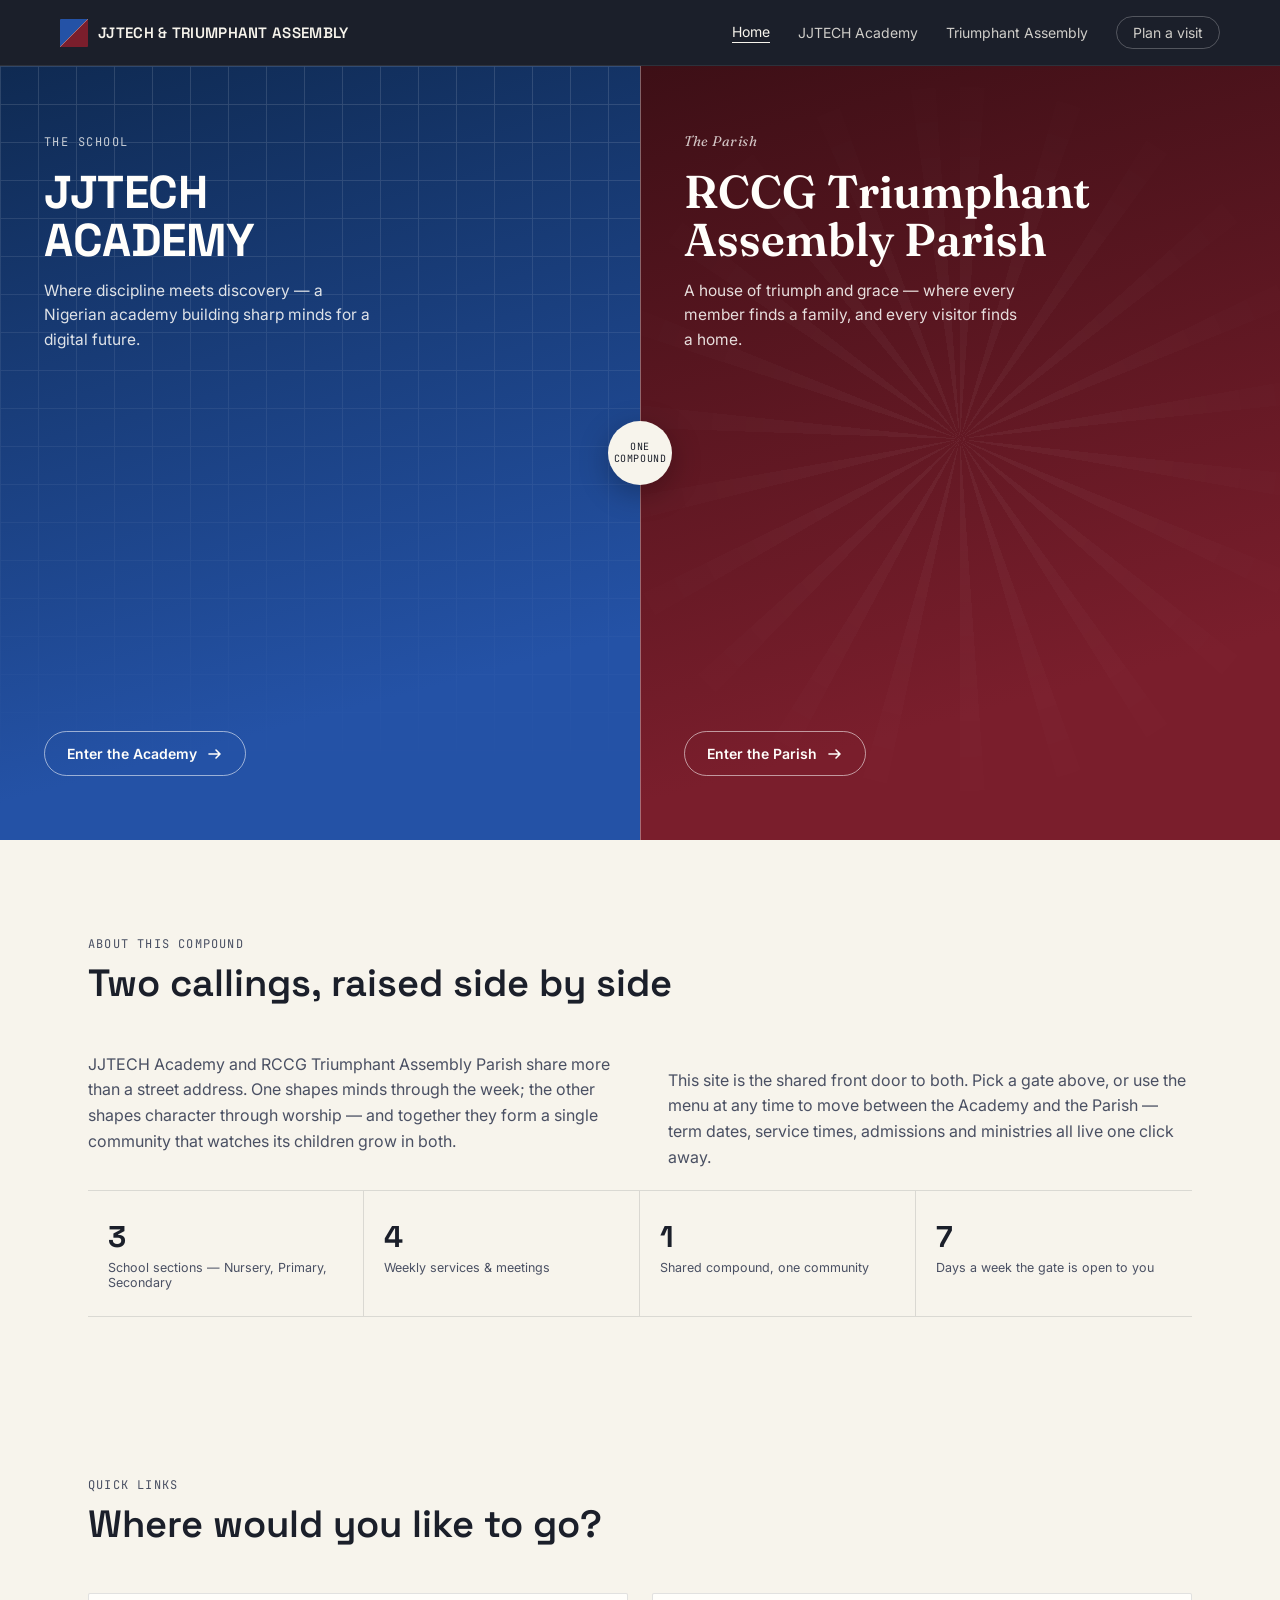
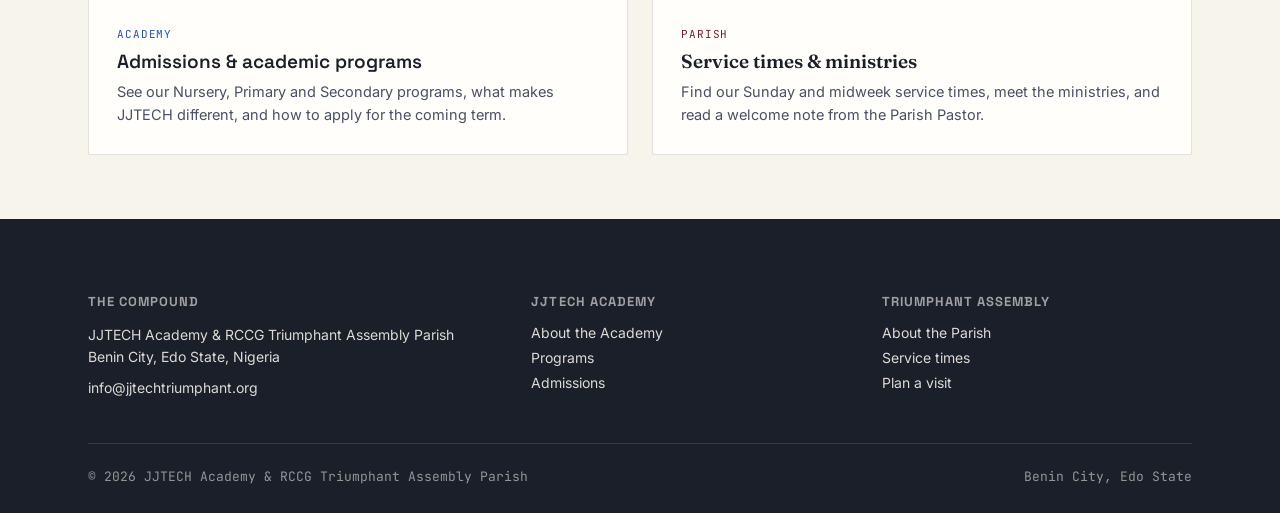
<file: index.html>
<!DOCTYPE html>
<html lang="en">
<head>
<meta charset="UTF-8">
<meta name="viewport" content="width=device-width, initial-scale=1.0">
<title>JJTECH Academy & RCCG Triumphant Assembly Parish</title>
<meta name="description" content="One compound, two callings — JJTECH Academy and RCCG Triumphant Assembly Parish.">
<link rel="stylesheet" href="styles.css">
</head>
<body>

<header class="shell-header">
  <div class="container shell-nav">
    <a href="index.html" class="shell-brand">
      <span class="mark"></span> JJTECH & TRIUMPHANT ASSEMBLY
    </a>
    <button class="nav-toggle" aria-label="Toggle menu" aria-expanded="false">&#9776;</button>
    <nav class="shell-links">
      <a href="index.html" class="current">Home</a>
      <a href="school.html">JJTECH Academy</a>
      <a href="church.html">Triumphant Assembly</a>
      <a href="church.html#contact" class="pill">Plan a visit</a>
    </nav>
  </div>
</header>

<main>

  <section class="threshold">
    <div class="gate-seam" aria-hidden="true"></div>
    <div class="threshold-mark" aria-hidden="true">ONE<br>COMPOUND</div>

    <a href="school.html" class="gate gate--academy" aria-label="Enter JJTECH Academy site">
      <div>
        <span class="gate-eyebrow">The School</span>
        <h1 class="gate-name">JJTECH<br>ACADEMY</h1>
        <p class="gate-tag">Where discipline meets discovery — a Nigerian academy building sharp minds for a digital future.</p>
      </div>
      <span class="gate-cta">Enter the Academy
        <svg width="16" height="16" viewBox="0 0 16 16" fill="none"><path d="M2 8h11M9 4l4 4-4 4" stroke="currentColor" stroke-width="1.6" stroke-linecap="round" stroke-linejoin="round"/></svg>
      </span>
    </a>

    <a href="church.html" class="gate gate--parish" aria-label="Enter RCCG Triumphant Assembly Parish site">
      <div>
        <span class="gate-eyebrow">The Parish</span>
        <h1 class="gate-name">RCCG Triumphant<br>Assembly Parish</h1>
        <p class="gate-tag">A house of triumph and grace — where every member finds a family, and every visitor finds a home.</p>
      </div>
      <span class="gate-cta">Enter the Parish
        <svg width="16" height="16" viewBox="0 0 16 16" fill="none"><path d="M2 8h11M9 4l4 4-4 4" stroke="currentColor" stroke-width="1.6" stroke-linecap="round" stroke-linejoin="round"/></svg>
      </span>
    </a>
  </section>

  <section class="section">
    <div class="container">
      <div class="section-head reveal">
        <span class="eyebrow">About this compound</span>
        <h2>Two callings, raised side by side</h2>
      </div>
      <div class="compound-copy reveal">
        <p>JJTECH Academy and RCCG Triumphant Assembly Parish share more than a street address. One shapes minds through the week; the other shapes character through worship — and together they form a single community that watches its children grow in both.</p>
        <p>This site is the shared front door to both. Pick a gate above, or use the menu at any time to move between the Academy and the Parish — term dates, service times, admissions and ministries all live one click away.</p>
      </div>

      <div class="stat-row reveal">
        <div class="stat"><div class="num">3</div><div class="lbl">School sections — Nursery, Primary, Secondary</div></div>
        <div class="stat"><div class="num">4</div><div class="lbl">Weekly services & meetings</div></div>
        <div class="stat"><div class="num">1</div><div class="lbl">Shared compound, one community</div></div>
        <div class="stat"><div class="num">7</div><div class="lbl">Days a week the gate is open to you</div></div>
      </div>
    </div>
  </section>

  <section class="section section--tight">
    <div class="container">
      <div class="section-head reveal">
        <span class="eyebrow">Quick links</span>
        <h2>Where would you like to go?</h2>
      </div>
      <div class="split-cards reveal">
        <a href="school.html" class="mini-card mini-card--academy">
          <span class="tag">Academy</span>
          <h3>Admissions & academic programs</h3>
          <p>See our Nursery, Primary and Secondary programs, what makes JJTECH different, and how to apply for the coming term.</p>
        </a>
        <a href="church.html" class="mini-card mini-card--parish">
          <span class="tag">Parish</span>
          <h3>Service times & ministries</h3>
          <p>Find our Sunday and midweek service times, meet the ministries, and read a welcome note from the Parish Pastor.</p>
        </a>
      </div>
    </div>
  </section>

</main>

<footer class="shell-footer">
  <div class="container">
    <div class="footer-grid">
      <div>
        <h4>The compound</h4>
        <p>JJTECH Academy & RCCG Triumphant Assembly Parish<br>Benin City, Edo State, Nigeria</p>
        <p>info@jjtechtriumphant.org</p>
      </div>
      <div>
        <h4>JJTECH Academy</h4>
        <a href="school.html">About the Academy</a>
        <a href="school.html#programs">Programs</a>
        <a href="school.html#contact">Admissions</a>
      </div>
      <div>
        <h4>Triumphant Assembly</h4>
        <a href="church.html">About the Parish</a>
        <a href="church.html#services">Service times</a>
        <a href="church.html#contact">Plan a visit</a>
      </div>
    </div>
    <div class="footer-bottom">
      <span>&copy; <span id="year"></span> JJTECH Academy & RCCG Triumphant Assembly Parish</span>
      <span>Benin City, Edo State</span>
    </div>
  </div>
</footer>

<script src="script.js"></script>
</body>
</html>
</file>
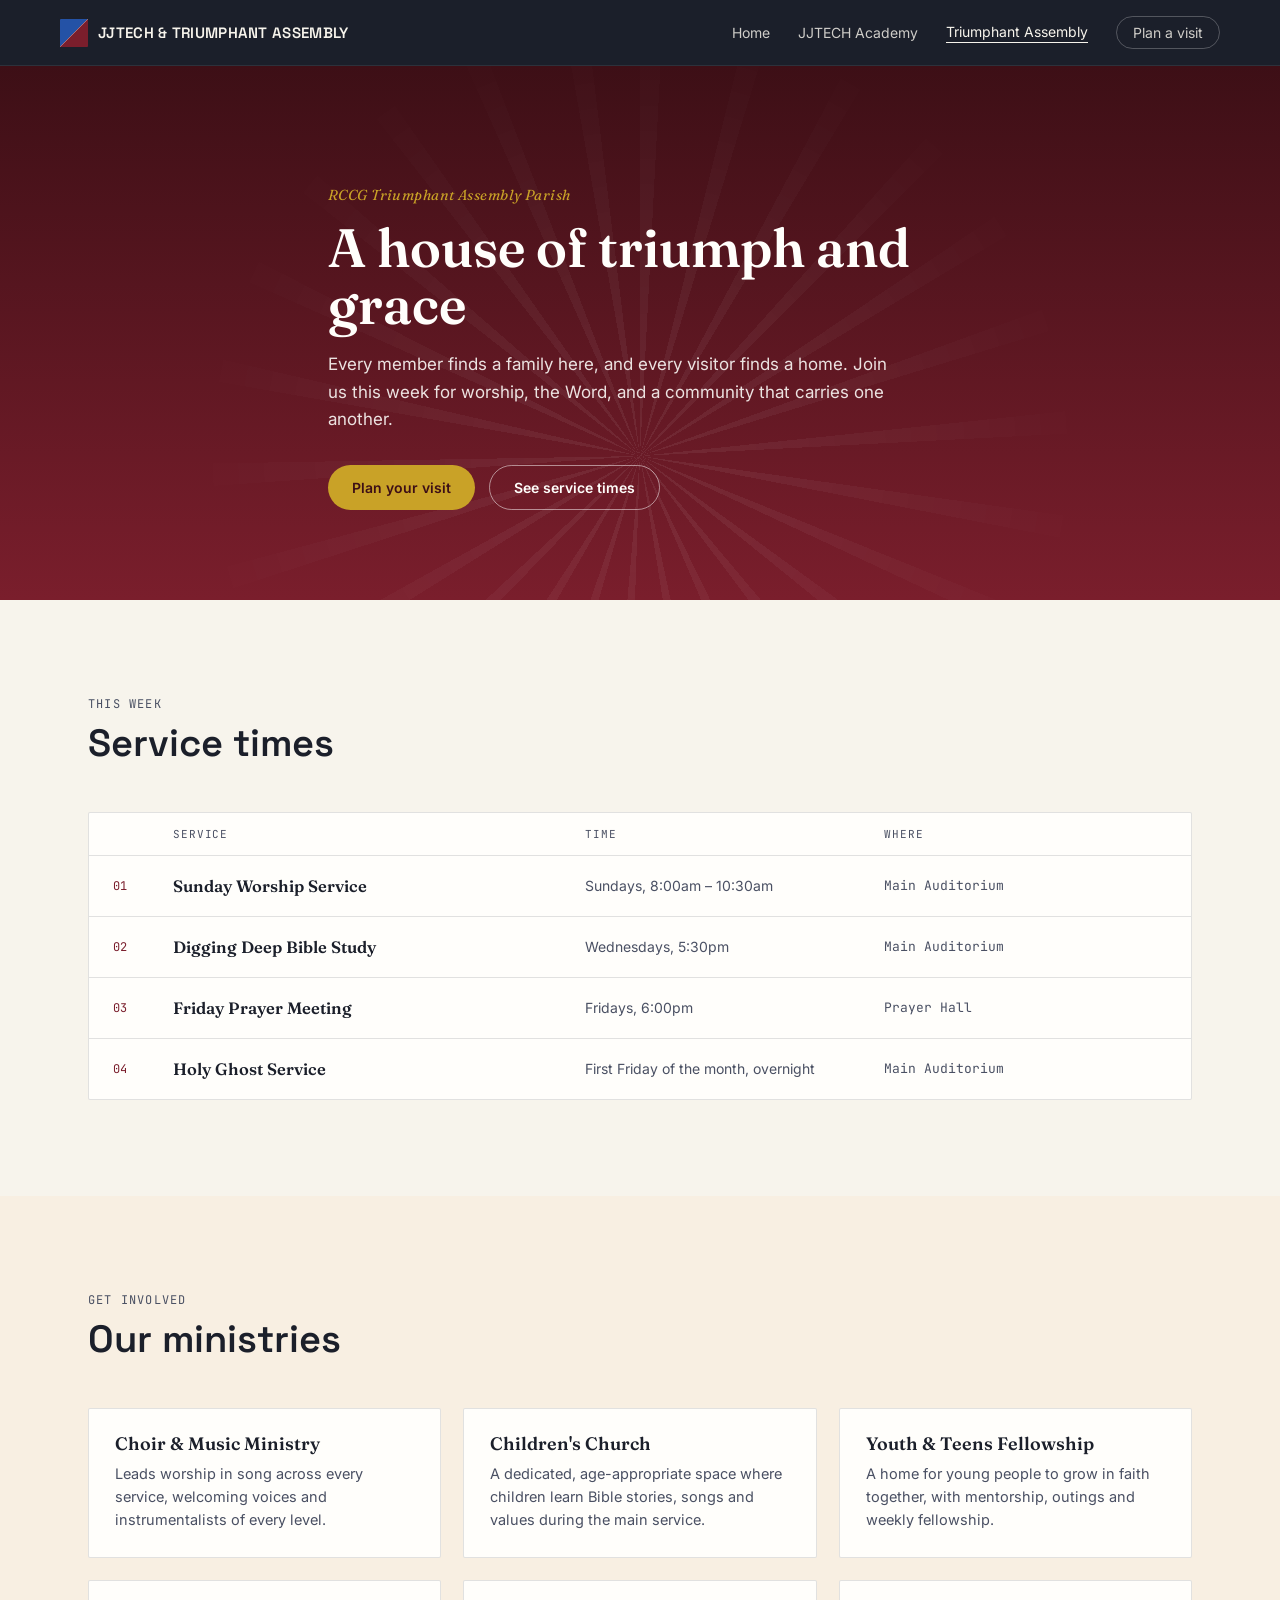
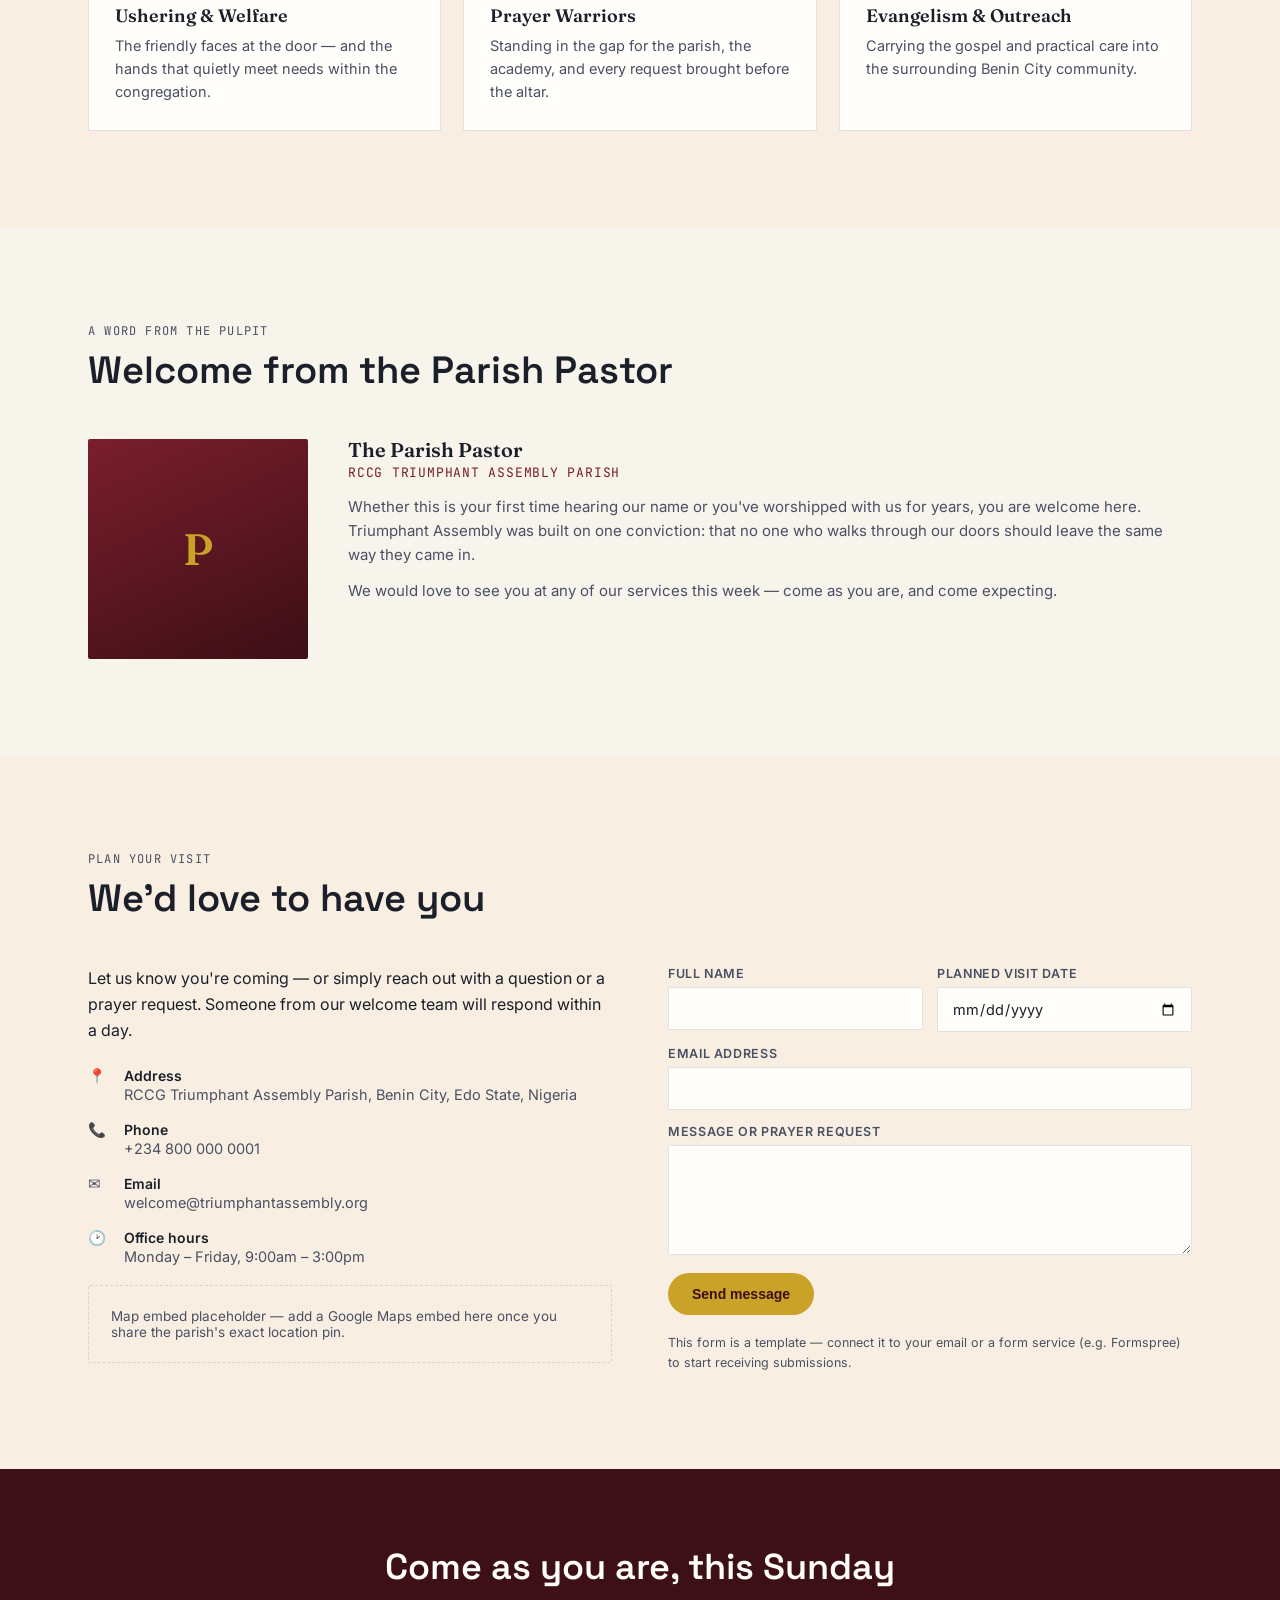
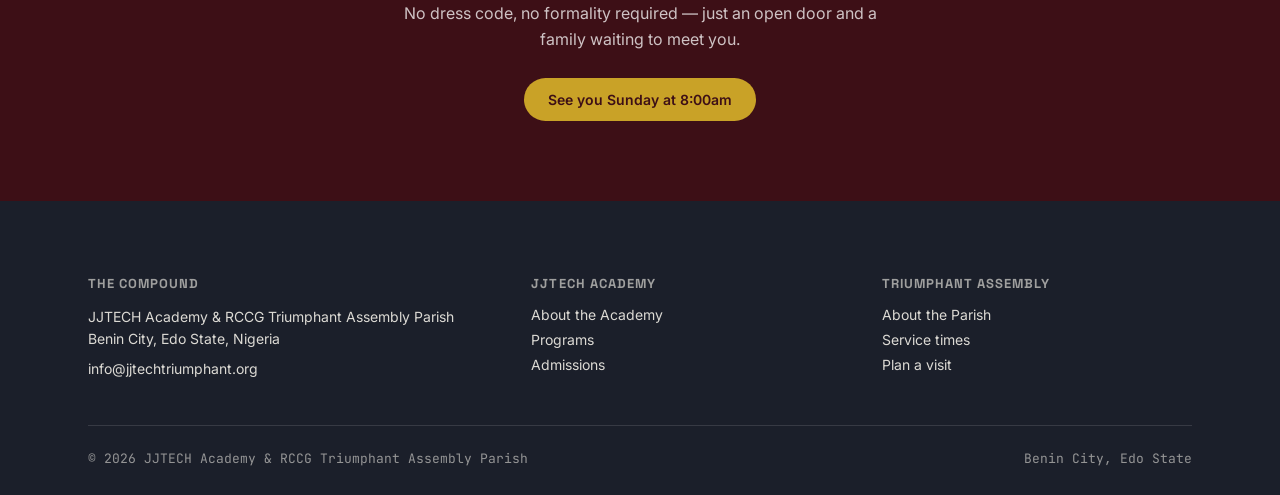
<file: church.html>
<!DOCTYPE html>
<html lang="en">
<head>
<meta charset="UTF-8">
<meta name="viewport" content="width=device-width, initial-scale=1.0">
<title>RCCG Triumphant Assembly Parish — Service Times & Ministries</title>
<meta name="description" content="RCCG Triumphant Assembly Parish — a house of triumph and grace in Benin City, Edo State.">
<link rel="stylesheet" href="styles.css">
</head>
<body>

<header class="shell-header">
  <div class="container shell-nav">
    <a href="index.html" class="shell-brand">
      <span class="mark"></span> JJTECH & TRIUMPHANT ASSEMBLY
    </a>
    <button class="nav-toggle" aria-label="Toggle menu" aria-expanded="false">&#9776;</button>
    <nav class="shell-links">
      <a href="index.html">Home</a>
      <a href="school.html">JJTECH Academy</a>
      <a href="church.html" class="current">Triumphant Assembly</a>
      <a href="#contact" class="pill">Plan a visit</a>
    </nav>
  </div>
</header>

<main>

  <section class="hero-parish">
    <div class="container hero-inner">
      <span class="eyebrow">RCCG Triumphant Assembly Parish</span>
      <h1>A house of triumph and grace</h1>
      <p class="lede">Every member finds a family here, and every visitor finds a home. Join us this week for worship, the Word, and a community that carries one another.</p>
      <div class="hero-buttons">
        <a href="#contact" class="btn btn-solid-parish">Plan your visit</a>
        <a href="#services" class="btn btn-outline">See service times</a>
      </div>
    </div>
  </section>

  <section class="section" id="services">
    <div class="container">
      <div class="section-head reveal">
        <span class="eyebrow">This week</span>
        <h2>Service times</h2>
      </div>
      <div class="service-times reveal">
        <div class="service-head">
          <span></span><span>Service</span><span>Time</span><span>Where</span>
        </div>
        <div class="service-row">
          <span class="idx">01</span>
          <span class="name">Sunday Worship Service</span>
          <span class="when">Sundays, 8:00am – 10:30am</span>
          <span class="where">Main Auditorium</span>
        </div>
        <div class="service-row">
          <span class="idx">02</span>
          <span class="name">Digging Deep Bible Study</span>
          <span class="when">Wednesdays, 5:30pm</span>
          <span class="where">Main Auditorium</span>
        </div>
        <div class="service-row">
          <span class="idx">03</span>
          <span class="name">Friday Prayer Meeting</span>
          <span class="when">Fridays, 6:00pm</span>
          <span class="where">Prayer Hall</span>
        </div>
        <div class="service-row">
          <span class="idx">04</span>
          <span class="name">Holy Ghost Service</span>
          <span class="when">First Friday of the month, overnight</span>
          <span class="where">Main Auditorium</span>
        </div>
      </div>
    </div>
  </section>

  <section class="section band-parish">
    <div class="container">
      <div class="section-head reveal">
        <span class="eyebrow">Get involved</span>
        <h2>Our ministries</h2>
      </div>
      <div class="ministries-grid reveal">
        <div class="ministry-card">
          <h3>Choir & Music Ministry</h3>
          <p>Leads worship in song across every service, welcoming voices and instrumentalists of every level.</p>
        </div>
        <div class="ministry-card">
          <h3>Children's Church</h3>
          <p>A dedicated, age-appropriate space where children learn Bible stories, songs and values during the main service.</p>
        </div>
        <div class="ministry-card">
          <h3>Youth & Teens Fellowship</h3>
          <p>A home for young people to grow in faith together, with mentorship, outings and weekly fellowship.</p>
        </div>
        <div class="ministry-card">
          <h3>Ushering & Welfare</h3>
          <p>The friendly faces at the door — and the hands that quietly meet needs within the congregation.</p>
        </div>
        <div class="ministry-card">
          <h3>Prayer Warriors</h3>
          <p>Standing in the gap for the parish, the academy, and every request brought before the altar.</p>
        </div>
        <div class="ministry-card">
          <h3>Evangelism & Outreach</h3>
          <p>Carrying the gospel and practical care into the surrounding Benin City community.</p>
        </div>
      </div>
    </div>
  </section>

  <section class="section">
    <div class="container">
      <div class="section-head reveal">
        <span class="eyebrow">A word from the pulpit</span>
        <h2>Welcome from the Parish Pastor</h2>
      </div>
      <div class="pastor-block reveal">
        <div class="pastor-photo">P</div>
        <div>
          <h3>The Parish Pastor</h3>
          <span class="role">RCCG Triumphant Assembly Parish</span>
          <p>Whether this is your first time hearing our name or you've worshipped with us for years, you are welcome here. Triumphant Assembly was built on one conviction: that no one who walks through our doors should leave the same way they came in.</p>
          <p>We would love to see you at any of our services this week — come as you are, and come expecting.</p>
        </div>
      </div>
    </div>
  </section>

  <section class="section band-parish" id="contact">
    <div class="container">
      <div class="section-head reveal">
        <span class="eyebrow">Plan your visit</span>
        <h2>We'd love to have you</h2>
      </div>
      <div class="contact-grid reveal">
        <div>
          <p>Let us know you're coming — or simply reach out with a question or a prayer request. Someone from our welcome team will respond within a day.</p>
          <ul class="info-list">
            <li><span>&#128205;</span><div><strong>Address</strong>RCCG Triumphant Assembly Parish, Benin City, Edo State, Nigeria</div></li>
            <li><span>&#128222;</span><div><strong>Phone</strong>+234 800 000 0001</div></li>
            <li><span>&#9993;</span><div><strong>Email</strong>welcome@triumphantassembly.org</div></li>
            <li><span>&#128337;</span><div><strong>Office hours</strong>Monday – Friday, 9:00am – 3:00pm</div></li>
          </ul>
          <div class="map-note">Map embed placeholder — add a Google Maps embed here once you share the parish's exact location pin.</div>
        </div>
        <form class="contact-form" action="#" method="post">
          <div class="row-2">
            <div>
              <label for="visitor-name">Full name</label>
              <input id="visitor-name" name="visitor-name" type="text" required>
            </div>
            <div>
              <label for="visit-date">Planned visit date</label>
              <input id="visit-date" name="visit-date" type="date">
            </div>
          </div>
          <div>
            <label for="church-email">Email address</label>
            <input id="church-email" name="email" type="email" required>
          </div>
          <div>
            <label for="church-message">Message or prayer request</label>
            <textarea id="church-message" name="message"></textarea>
          </div>
          <button type="submit" class="btn btn-solid-parish" style="justify-self:start;border:none;cursor:pointer;">Send message</button>
          <p class="form-note">This form is a template — connect it to your email or a form service (e.g. Formspree) to start receiving submissions.</p>
        </form>
      </div>
    </div>
  </section>

  <section class="cta-band parish">
    <div class="container">
      <h2>Come as you are, this Sunday</h2>
      <p>No dress code, no formality required — just an open door and a family waiting to meet you.</p>
      <a href="#services" class="btn btn-solid-parish">See you Sunday at 8:00am</a>
    </div>
  </section>

</main>

<footer class="shell-footer">
  <div class="container">
    <div class="footer-grid">
      <div>
        <h4>The compound</h4>
        <p>JJTECH Academy & RCCG Triumphant Assembly Parish<br>Benin City, Edo State, Nigeria</p>
        <p>info@jjtechtriumphant.org</p>
      </div>
      <div>
        <h4>JJTECH Academy</h4>
        <a href="school.html">About the Academy</a>
        <a href="school.html#programs">Programs</a>
        <a href="school.html#contact">Admissions</a>
      </div>
      <div>
        <h4>Triumphant Assembly</h4>
        <a href="church.html">About the Parish</a>
        <a href="church.html#services">Service times</a>
        <a href="church.html#contact">Plan a visit</a>
      </div>
    </div>
    <div class="footer-bottom">
      <span>&copy; <span id="year"></span> JJTECH Academy & RCCG Triumphant Assembly Parish</span>
      <span>Benin City, Edo State</span>
    </div>
  </div>
</footer>

<script src="script.js"></script>
</body>
</html>
</file>
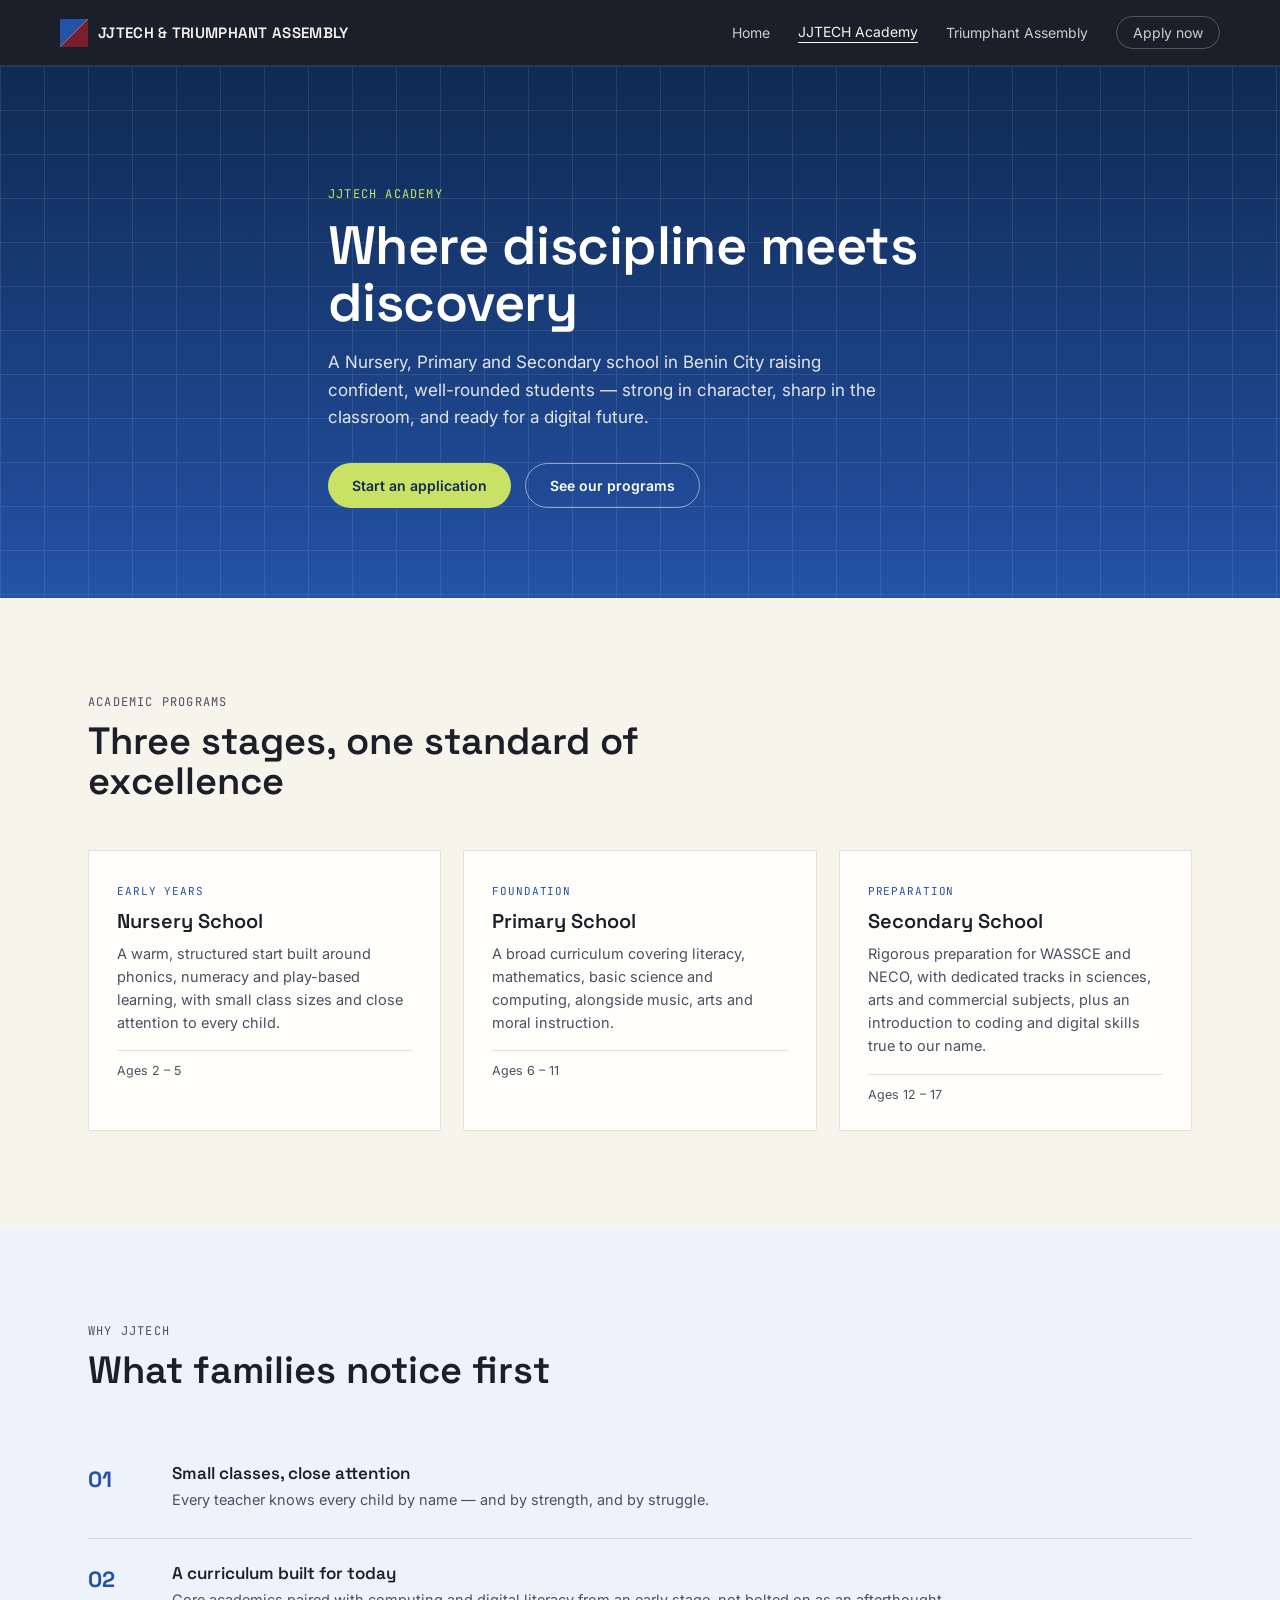
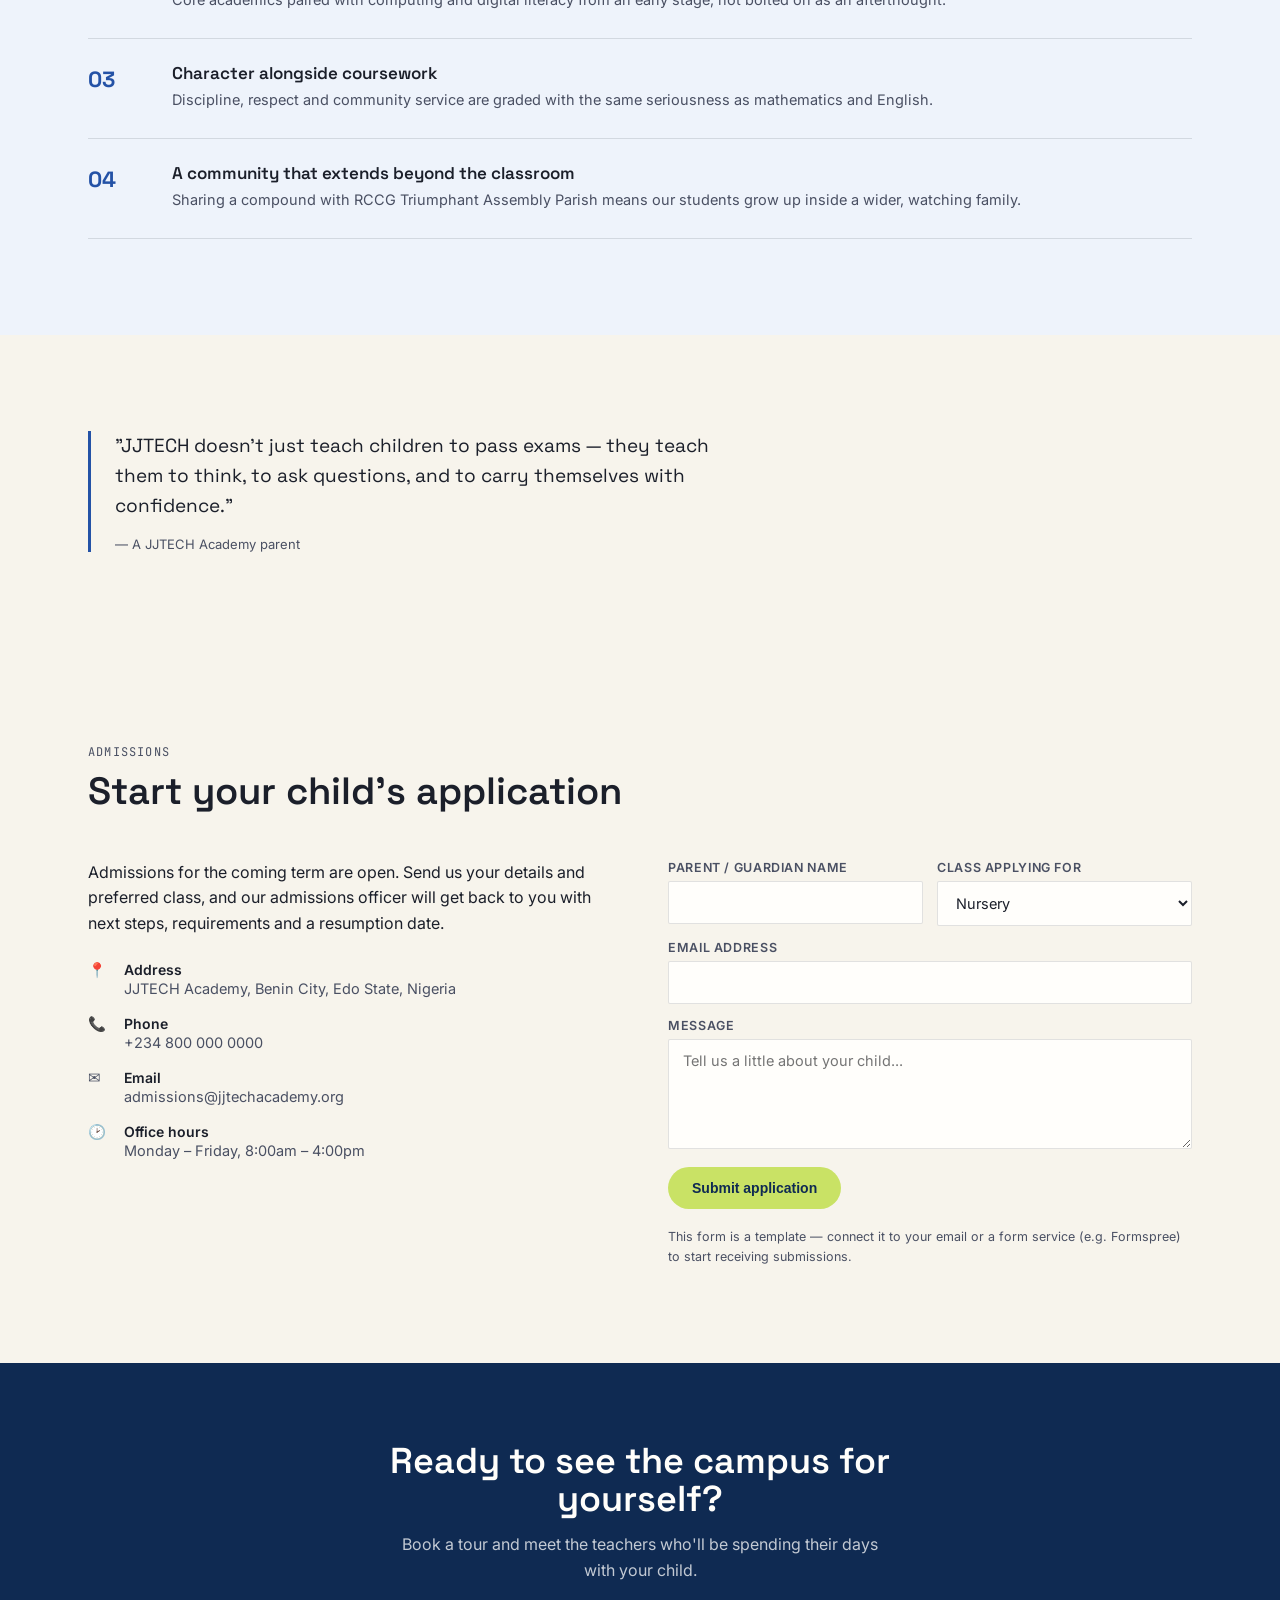
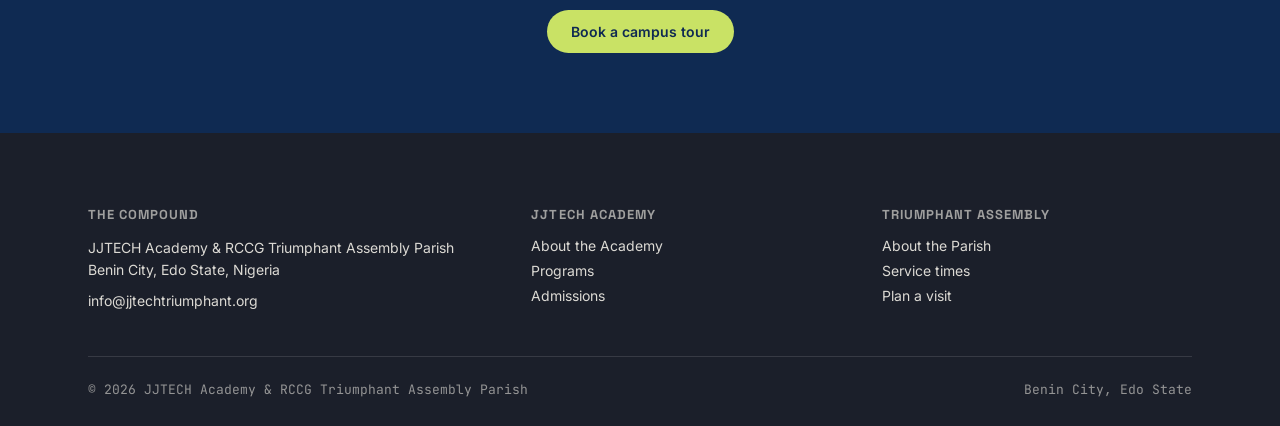
<file: school.html>
<!DOCTYPE html>
<html lang="en">
<head>
<meta charset="UTF-8">
<meta name="viewport" content="width=device-width, initial-scale=1.0">
<title>JJTECH Academy — Admissions & Programs</title>
<meta name="description" content="JJTECH Academy — Nursery, Primary and Secondary education in Benin City, Edo State.">
<link rel="stylesheet" href="styles.css">
</head>
<body>

<header class="shell-header">
  <div class="container shell-nav">
    <a href="index.html" class="shell-brand">
      <span class="mark"></span> JJTECH & TRIUMPHANT ASSEMBLY
    </a>
    <button class="nav-toggle" aria-label="Toggle menu" aria-expanded="false">&#9776;</button>
    <nav class="shell-links">
      <a href="index.html">Home</a>
      <a href="school.html" class="current">JJTECH Academy</a>
      <a href="church.html">Triumphant Assembly</a>
      <a href="#contact" class="pill">Apply now</a>
    </nav>
  </div>
</header>

<main>

  <section class="hero-academy">
    <div class="container hero-inner">
      <span class="eyebrow">JJTECH Academy</span>
      <h1>Where discipline meets discovery</h1>
      <p class="lede">A Nursery, Primary and Secondary school in Benin City raising confident, well-rounded students — strong in character, sharp in the classroom, and ready for a digital future.</p>
      <div class="hero-buttons">
        <a href="#contact" class="btn btn-solid-academy">Start an application</a>
        <a href="#programs" class="btn btn-outline">See our programs</a>
      </div>
    </div>
  </section>

  <section class="section" id="programs">
    <div class="container">
      <div class="section-head reveal">
        <span class="eyebrow">Academic programs</span>
        <h2>Three stages, one standard of excellence</h2>
      </div>
      <div class="programs-grid reveal">
        <div class="program-card">
          <span class="stage">Early years</span>
          <h3>Nursery School</h3>
          <p>A warm, structured start built around phonics, numeracy and play-based learning, with small class sizes and close attention to every child.</p>
          <span class="age">Ages 2 – 5</span>
        </div>
        <div class="program-card">
          <span class="stage">Foundation</span>
          <h3>Primary School</h3>
          <p>A broad curriculum covering literacy, mathematics, basic science and computing, alongside music, arts and moral instruction.</p>
          <span class="age">Ages 6 – 11</span>
        </div>
        <div class="program-card">
          <span class="stage">Preparation</span>
          <h3>Secondary School</h3>
          <p>Rigorous preparation for WASSCE and NECO, with dedicated tracks in sciences, arts and commercial subjects, plus an introduction to coding and digital skills true to our name.</p>
          <span class="age">Ages 12 – 17</span>
        </div>
      </div>
    </div>
  </section>

  <section class="section band-academy">
    <div class="container">
      <div class="section-head reveal">
        <span class="eyebrow">Why JJTECH</span>
        <h2>What families notice first</h2>
      </div>
      <ul class="why-list reveal">
        <li>
          <span class="why-num">01</span>
          <div>
            <h3>Small classes, close attention</h3>
            <p>Every teacher knows every child by name — and by strength, and by struggle.</p>
          </div>
        </li>
        <li>
          <span class="why-num">02</span>
          <div>
            <h3>A curriculum built for today</h3>
            <p>Core academics paired with computing and digital literacy from an early stage, not bolted on as an afterthought.</p>
          </div>
        </li>
        <li>
          <span class="why-num">03</span>
          <div>
            <h3>Character alongside coursework</h3>
            <p>Discipline, respect and community service are graded with the same seriousness as mathematics and English.</p>
          </div>
        </li>
        <li>
          <span class="why-num">04</span>
          <div>
            <h3>A community that extends beyond the classroom</h3>
            <p>Sharing a compound with RCCG Triumphant Assembly Parish means our students grow up inside a wider, watching family.</p>
          </div>
        </li>
      </ul>
    </div>
  </section>

  <section class="section">
    <div class="container">
      <div class="quote-block reveal">
        <p>"JJTECH doesn't just teach children to pass exams — they teach them to think, to ask questions, and to carry themselves with confidence."</p>
        <cite>— A JJTECH Academy parent</cite>
      </div>
    </div>
  </section>

  <section class="section" id="contact">
    <div class="container">
      <div class="section-head reveal">
        <span class="eyebrow">Admissions</span>
        <h2>Start your child's application</h2>
      </div>
      <div class="contact-grid reveal">
        <div>
          <p>Admissions for the coming term are open. Send us your details and preferred class, and our admissions officer will get back to you with next steps, requirements and a resumption date.</p>
          <ul class="info-list">
            <li><span>&#128205;</span><div><strong>Address</strong>JJTECH Academy, Benin City, Edo State, Nigeria</div></li>
            <li><span>&#128222;</span><div><strong>Phone</strong>+234 800 000 0000</div></li>
            <li><span>&#9993;</span><div><strong>Email</strong>admissions@jjtechacademy.org</div></li>
            <li><span>&#128337;</span><div><strong>Office hours</strong>Monday – Friday, 8:00am – 4:00pm</div></li>
          </ul>
        </div>
        <form class="contact-form" action="#" method="post">
          <div class="row-2">
            <div>
              <label for="parent-name">Parent / guardian name</label>
              <input id="parent-name" name="parent-name" type="text" required>
            </div>
            <div>
              <label for="child-class">Class applying for</label>
              <select id="child-class" name="child-class">
                <option>Nursery</option>
                <option>Primary</option>
                <option>Secondary</option>
              </select>
            </div>
          </div>
          <div>
            <label for="school-email">Email address</label>
            <input id="school-email" name="email" type="email" required>
          </div>
          <div>
            <label for="school-message">Message</label>
            <textarea id="school-message" name="message" placeholder="Tell us a little about your child..."></textarea>
          </div>
          <button type="submit" class="btn btn-solid-academy" style="justify-self:start;border:none;cursor:pointer;">Submit application</button>
          <p class="form-note">This form is a template — connect it to your email or a form service (e.g. Formspree) to start receiving submissions.</p>
        </form>
      </div>
    </div>
  </section>

  <section class="cta-band academy">
    <div class="container">
      <h2>Ready to see the campus for yourself?</h2>
      <p>Book a tour and meet the teachers who'll be spending their days with your child.</p>
      <a href="#contact" class="btn btn-solid-academy">Book a campus tour</a>
    </div>
  </section>

</main>

<footer class="shell-footer">
  <div class="container">
    <div class="footer-grid">
      <div>
        <h4>The compound</h4>
        <p>JJTECH Academy & RCCG Triumphant Assembly Parish<br>Benin City, Edo State, Nigeria</p>
        <p>info@jjtechtriumphant.org</p>
      </div>
      <div>
        <h4>JJTECH Academy</h4>
        <a href="school.html">About the Academy</a>
        <a href="school.html#programs">Programs</a>
        <a href="school.html#contact">Admissions</a>
      </div>
      <div>
        <h4>Triumphant Assembly</h4>
        <a href="church.html">About the Parish</a>
        <a href="church.html#services">Service times</a>
        <a href="church.html#contact">Plan a visit</a>
      </div>
    </div>
    <div class="footer-bottom">
      <span>&copy; <span id="year"></span> JJTECH Academy & RCCG Triumphant Assembly Parish</span>
      <span>Benin City, Edo State</span>
    </div>
  </div>
</footer>

<script src="script.js"></script>
</body>
</html>
</file>
<file: styles.css>
/* ============================================================
   JJTECH ACADEMY / RCCG TRIUMPHANT ASSEMBLY PARISH — shared site
   ============================================================ */

@import url('https://fonts.googleapis.com/css2?family=Inter:wght@400;500;600;700&family=Space+Grotesk:wght@500;600;700&family=Fraunces:ital,opsz,wght@0,9..144,500;0,9..144,600;1,9..144,500&family=JetBrains+Mono:wght@500&display=swap');

:root{
  /* shared shell */
  --ink:#1b1f2a;
  --ink-soft:#4a5063;
  --paper:#f7f4ec;
  --paper-dim:#efeadd;
  --line:rgba(27,31,42,.13);
  --white:#fffefb;

  /* academy accent system */
  --academy-primary:#2452a6;
  --academy-dark:#0f2a52;
  --academy-accent:#c9e265;
  --academy-tint:#eef3fb;

  /* parish accent system */
  --parish-primary:#7a1e2c;
  --parish-dark:#3d0f16;
  --parish-accent:#c9a227;
  --parish-tint:#f8efe2;

  --radius:2px;
  --ease:cubic-bezier(.22,.61,.36,1);
}

*{box-sizing:border-box;}
html{scroll-behavior:smooth;}
body{
  margin:0;
  font-family:'Inter',sans-serif;
  color:var(--ink);
  background:var(--paper);
  -webkit-font-smoothing:antialiased;
}
img{max-width:100%;display:block;}
a{color:inherit;text-decoration:none;}
h1,h2,h3{margin:0;font-weight:600;line-height:1.05;}
p{margin:0;line-height:1.6;}
.container{max-width:1160px;margin:0 auto;padding:0 28px;}
@media (max-width:640px){.container{padding:0 20px;}}

/* focus visibility */
a:focus-visible,button:focus-visible,input:focus-visible,textarea:focus-visible{
  outline:2px solid var(--ink);
  outline-offset:3px;
}

@media (prefers-reduced-motion: reduce){
  *{animation-duration:0.001ms !important;animation-iteration-count:1 !important;transition-duration:0.001ms !important;scroll-behavior:auto !important;}
}

/* ---------- shared shell nav ---------- */
.shell-header{
  position:sticky;top:0;z-index:50;
  background:var(--ink);
  color:var(--paper);
  border-bottom:1px solid rgba(255,255,255,.08);
}
.shell-nav{
  display:flex;align-items:center;justify-content:space-between;
  padding:16px 0;
}
.shell-brand{
  display:flex;align-items:center;gap:10px;
  font-family:'Space Grotesk',sans-serif;
  font-weight:600;font-size:15px;letter-spacing:.02em;
}
.shell-brand .mark{
  width:28px;height:28px;flex:none;border-radius:1px;
  background:linear-gradient(135deg,var(--academy-primary) 50%,var(--parish-primary) 50%);
  position:relative;
}
.shell-brand .mark::after{
  content:"";position:absolute;inset:0;
  background:
    linear-gradient(135deg,transparent 49.2%, rgba(255,255,255,.35) 49.2% 50.8%, transparent 50.8%);
}
.shell-links{display:flex;gap:28px;align-items:center;font-size:14px;}
.shell-links a{opacity:.82;transition:opacity .2s var(--ease);}
.shell-links a:hover{opacity:1;}
.shell-links .current{opacity:1;border-bottom:1px solid currentColor;padding-bottom:2px;}
.shell-links .pill{
  border:1px solid rgba(255,255,255,.3);
  padding:7px 16px;border-radius:20px;
}
.nav-toggle{display:none;background:none;border:0;color:var(--paper);font-size:22px;cursor:pointer;}

@media (max-width:760px){
  .nav-toggle{display:block;}
  .shell-links{
    position:absolute;top:100%;left:0;right:0;
    background:var(--ink);
    flex-direction:column;align-items:flex-start;
    padding:8px 20px 20px;gap:16px;
    display:none;
  }
  .shell-links.open{display:flex;}
}

.shell-footer{
  background:var(--ink);color:var(--paper);
  padding:56px 0 28px;margin-top:0;
}
.footer-grid{
  display:grid;grid-template-columns:1.3fr 1fr 1fr;gap:40px;
  padding-bottom:36px;border-bottom:1px solid rgba(255,255,255,.12);
}
@media (max-width:720px){.footer-grid{grid-template-columns:1fr;gap:28px;}}
.footer-grid h4{font-family:'Space Grotesk',sans-serif;font-size:13px;letter-spacing:.08em;text-transform:uppercase;opacity:.6;margin-bottom:14px;}
.footer-grid p, .footer-grid a{font-size:14px;opacity:.88;display:block;margin-bottom:8px;}
.footer-grid a:hover{opacity:1;text-decoration:underline;}
.footer-bottom{
  padding-top:24px;display:flex;justify-content:space-between;flex-wrap:wrap;gap:10px;
  font-size:13px;opacity:.55;font-family:'JetBrains Mono',monospace;
}

/* ============================================================
   HOMEPAGE — the Threshold / shared gate
   ============================================================ */
.threshold{
  display:grid;grid-template-columns:1fr 1fr;min-height:86vh;position:relative;
}
@media (max-width:820px){.threshold{grid-template-columns:1fr;min-height:auto;}}

.gate{
  position:relative;overflow:hidden;
  display:flex;flex-direction:column;justify-content:space-between;
  padding:64px 44px;min-height:520px;
  color:var(--white);
  transition:flex-grow .5s var(--ease);
}
@media (max-width:520px){.gate{padding:44px 26px;}}

.gate--academy{
  background:linear-gradient(165deg,var(--academy-dark),var(--academy-primary) 78%);
}
.gate--academy::before{
  content:"";position:absolute;inset:0;opacity:.14;
  background-image:
    linear-gradient(rgba(255,255,255,.9) 1px,transparent 1px),
    linear-gradient(90deg,rgba(255,255,255,.9) 1px,transparent 1px);
  background-size:38px 38px;
  mask-image:linear-gradient(to bottom,black,transparent 92%);
}

.gate--parish{
  background:linear-gradient(165deg,var(--parish-dark),var(--parish-primary) 78%);
}
.gate--parish::before{
  content:"";position:absolute;left:50%;top:-10%;
  width:900px;height:900px;transform:translateX(-50%);
  background:repeating-conic-gradient(from 0deg, rgba(255,255,255,.09) 0deg 4deg, transparent 4deg 16deg);
  opacity:.5;
  mask-image:radial-gradient(circle at center, black 0%, transparent 62%);
}

.gate-eyebrow{
  font-family:'JetBrains Mono',monospace;font-size:12px;letter-spacing:.12em;text-transform:uppercase;
  opacity:.75;position:relative;z-index:2;
}
.gate--parish .gate-eyebrow{font-family:'Fraunces',serif;font-style:italic;letter-spacing:.04em;text-transform:none;font-size:14px;}

.gate-name{
  font-family:'Space Grotesk',sans-serif;font-weight:700;
  font-size:clamp(30px,4.2vw,46px);letter-spacing:-.01em;margin:18px 0 14px;
  position:relative;z-index:2;
}
.gate--parish .gate-name{font-family:'Fraunces',serif;font-weight:600;letter-spacing:0;font-style:normal;}

.gate-tag{max-width:34ch;font-size:15.5px;opacity:.86;position:relative;z-index:2;}

.gate-cta{
  position:relative;z-index:2;
  display:inline-flex;align-items:center;gap:10px;
  margin-top:34px;padding:13px 22px;
  border:1px solid rgba(255,255,255,.55);border-radius:30px;
  font-size:14px;font-weight:600;width:max-content;
  transition:background .25s var(--ease), transform .25s var(--ease);
}
.gate:hover .gate-cta{background:rgba(255,255,255,.14);transform:translateY(-2px);}
.gate-cta svg{transition:transform .25s var(--ease);}
.gate:hover .gate-cta svg{transform:translateX(3px);}

.gate-seam{
  position:absolute;top:0;bottom:0;left:50%;width:1px;
  background:rgba(255,255,255,.35);z-index:3;
}
@media (max-width:820px){.gate-seam{display:none;}}

.threshold-mark{
  position:absolute;top:50%;left:50%;transform:translate(-50%,-50%);
  z-index:4;width:64px;height:64px;border-radius:50%;
  background:var(--paper);color:var(--ink);
  display:flex;align-items:center;justify-content:center;
  font-family:'JetBrains Mono',monospace;font-size:10px;letter-spacing:.06em;text-transform:uppercase;
  text-align:center;line-height:1.2;box-shadow:0 8px 30px rgba(0,0,0,.28);
}
@media (max-width:820px){.threshold-mark{display:none;}}

/* homepage sections below the fold */
.section{padding:96px 0;}
.section--tight{padding:64px 0;}
@media (max-width:640px){.section{padding:64px 0;}}

.section-head{max-width:640px;margin-bottom:48px;}
.eyebrow{
  font-family:'JetBrains Mono',monospace;font-size:12px;letter-spacing:.1em;text-transform:uppercase;
  color:var(--ink-soft);margin-bottom:12px;display:block;
}
.section-head h2{font-family:'Space Grotesk',sans-serif;font-size:clamp(26px,3.4vw,38px);}

.compound-copy{
  display:grid;grid-template-columns:1fr 1fr;gap:56px;align-items:start;
}
@media (max-width:760px){.compound-copy{grid-template-columns:1fr;}}
.compound-copy p{color:var(--ink-soft);font-size:16px;}
.compound-copy p + p{margin-top:16px;}

.stat-row{
  display:grid;grid-template-columns:repeat(4,1fr);
  border-top:1px solid var(--line);border-bottom:1px solid var(--line);
  margin-top:20px;
}
@media (max-width:640px){.stat-row{grid-template-columns:repeat(2,1fr);}}
.stat{
  padding:26px 20px;border-right:1px solid var(--line);
}
.stat:last-child{border-right:none;}
.stat .num{font-family:'Space Grotesk',sans-serif;font-size:30px;font-weight:700;}
.stat .lbl{font-size:12.5px;color:var(--ink-soft);margin-top:4px;}

.split-cards{display:grid;grid-template-columns:1fr 1fr;gap:24px;}
@media (max-width:720px){.split-cards{grid-template-columns:1fr;}}
.mini-card{
  border:1px solid var(--line);border-radius:var(--radius);padding:28px;
  background:var(--white);
}
.mini-card .tag{font-family:'JetBrains Mono',monospace;font-size:11px;letter-spacing:.08em;text-transform:uppercase;}
.mini-card h3{font-family:'Space Grotesk',sans-serif;font-size:19px;margin:10px 0 8px;}
.mini-card p{color:var(--ink-soft);font-size:14.5px;}
.mini-card--academy .tag{color:var(--academy-primary);}
.mini-card--parish .tag{color:var(--parish-primary);}
.mini-card--parish h3{font-family:'Fraunces',serif;font-weight:600;}

/* ============================================================
   SCHOOL PAGE
   ============================================================ */
.hero-academy{
  background:linear-gradient(180deg,var(--academy-dark),var(--academy-primary));
  color:var(--white);padding:120px 0 90px;position:relative;overflow:hidden;
}
.hero-academy::before{
  content:"";position:absolute;inset:0;opacity:.1;
  background-image:linear-gradient(rgba(255,255,255,.9) 1px,transparent 1px),linear-gradient(90deg,rgba(255,255,255,.9) 1px,transparent 1px);
  background-size:44px 44px;
}
.hero-inner{position:relative;z-index:2;max-width:680px;}
.hero-academy .eyebrow{color:var(--academy-accent);}
.hero-academy h1{font-family:'Space Grotesk',sans-serif;font-size:clamp(34px,5vw,54px);margin:16px 0 18px;letter-spacing:-.01em;}
.hero-academy .lede{font-size:17px;opacity:.88;max-width:52ch;}
.hero-buttons{display:flex;gap:14px;margin-top:32px;flex-wrap:wrap;}
.btn{
  display:inline-flex;align-items:center;gap:8px;
  padding:13px 24px;border-radius:30px;font-size:14px;font-weight:600;
  transition:transform .2s var(--ease),background .2s var(--ease);
}
.btn-solid-academy{background:var(--academy-accent);color:var(--academy-dark);}
.btn-solid-academy:hover{transform:translateY(-2px);}
.btn-outline{border:1px solid rgba(255,255,255,.5);color:var(--white);}
.btn-outline:hover{background:rgba(255,255,255,.12);}

.programs-grid{display:grid;grid-template-columns:repeat(3,1fr);gap:22px;}
@media (max-width:860px){.programs-grid{grid-template-columns:1fr 1fr;}}
@media (max-width:600px){.programs-grid{grid-template-columns:1fr;}}
.program-card{
  border:1px solid var(--line);background:var(--white);padding:28px;border-radius:var(--radius);
  transition:border-color .2s var(--ease),transform .2s var(--ease);
}
.program-card:hover{border-color:var(--academy-primary);transform:translateY(-3px);}
.program-card .stage{font-family:'JetBrains Mono',monospace;font-size:11px;letter-spacing:.08em;text-transform:uppercase;color:var(--academy-primary);}
.program-card h3{font-family:'Space Grotesk',sans-serif;font-size:20px;margin:12px 0 10px;}
.program-card p{color:var(--ink-soft);font-size:14.5px;}
.program-card .age{display:block;margin-top:16px;font-size:12.5px;color:var(--ink-soft);border-top:1px solid var(--line);padding-top:12px;}

.why-list{list-style:none;margin:0;padding:0;display:grid;gap:0;}
.why-list li{
  display:grid;grid-template-columns:64px 1fr;gap:20px;
  padding:26px 0;border-bottom:1px solid var(--line);
}
.why-list .why-num{font-family:'Space Grotesk',sans-serif;font-size:22px;font-weight:700;color:var(--academy-primary);}
.why-list h3{font-family:'Space Grotesk',sans-serif;font-size:17px;margin-bottom:6px;}
.why-list p{color:var(--ink-soft);font-size:14.5px;}

.band-academy{background:var(--academy-tint);}
.band-parish{background:var(--parish-tint);}

.quote-block{
  border-left:3px solid var(--academy-primary);padding-left:24px;max-width:640px;
}
.quote-block p{font-family:'Space Grotesk',sans-serif;font-size:19px;color:var(--ink);}
.quote-block cite{display:block;margin-top:14px;font-style:normal;font-size:13px;color:var(--ink-soft);}

.cta-band{
  padding:80px 0;text-align:center;
}
.cta-band h2{font-family:'Space Grotesk',sans-serif;font-size:clamp(26px,3.6vw,36px);max-width:560px;margin:0 auto 14px;}
.cta-band p{color:var(--ink-soft);max-width:480px;margin:0 auto;}
.cta-band .btn{margin-top:26px;}
.cta-band.academy{background:var(--academy-dark);color:var(--white);}
.cta-band.academy p{color:rgba(255,255,255,.75);}
.cta-band.parish{background:var(--parish-dark);color:var(--white);}
.cta-band.parish p{color:rgba(255,255,255,.75);}

/* ============================================================
   CHURCH PAGE
   ============================================================ */
.hero-parish{
  background:linear-gradient(180deg,var(--parish-dark),var(--parish-primary));
  color:var(--white);padding:120px 0 90px;position:relative;overflow:hidden;
}
.hero-parish::before{
  content:"";position:absolute;left:50%;top:-30%;width:1100px;height:1100px;transform:translateX(-50%);
  background:repeating-conic-gradient(from 0deg, rgba(255,255,255,.07) 0deg 3deg, transparent 3deg 14deg);
  mask-image:radial-gradient(circle at center, black 0%, transparent 60%);
}
.hero-parish .eyebrow{color:var(--parish-accent);font-family:'Fraunces',serif;font-style:italic;text-transform:none;letter-spacing:.03em;font-size:14.5px;}
.hero-parish h1{font-family:'Fraunces',serif;font-weight:600;font-size:clamp(34px,5vw,54px);margin:16px 0 18px;}
.hero-parish .lede{font-size:17px;opacity:.88;max-width:52ch;}
.btn-solid-parish{background:var(--parish-accent);color:var(--parish-dark);}
.btn-solid-parish:hover{transform:translateY(-2px);}

.service-times{border:1px solid var(--line);border-radius:var(--radius);overflow:hidden;background:var(--white);}
.service-row{
  display:grid;grid-template-columns:44px 1.4fr 1fr 1fr;gap:16px;align-items:center;
  padding:20px 24px;border-bottom:1px solid var(--line);
}
.service-row:last-child{border-bottom:none;}
.service-row .idx{font-family:'JetBrains Mono',monospace;font-size:12px;color:var(--parish-primary);}
.service-row .name{font-family:'Fraunces',serif;font-weight:600;font-size:16.5px;}
.service-row .when{font-size:14px;color:var(--ink-soft);}
.service-row .where{font-size:13px;color:var(--ink-soft);font-family:'JetBrains Mono',monospace;}
@media (max-width:640px){
  .service-row{grid-template-columns:1fr;gap:4px;padding:18px 20px;}
  .service-row .idx{display:none;}
}
.service-head{
  display:grid;grid-template-columns:44px 1.4fr 1fr 1fr;gap:16px;padding:14px 24px;
  font-family:'JetBrains Mono',monospace;font-size:11px;letter-spacing:.08em;text-transform:uppercase;color:var(--ink-soft);
  border-bottom:1px solid var(--line);
}
@media (max-width:640px){.service-head{display:none;}}

.ministries-grid{display:grid;grid-template-columns:repeat(3,1fr);gap:22px;}
@media (max-width:860px){.ministries-grid{grid-template-columns:1fr 1fr;}}
@media (max-width:600px){.ministries-grid{grid-template-columns:1fr;}}
.ministry-card{border:1px solid var(--line);background:var(--white);padding:26px;border-radius:var(--radius);}
.ministry-card h3{font-family:'Fraunces',serif;font-weight:600;font-size:18px;margin-bottom:8px;}
.ministry-card p{color:var(--ink-soft);font-size:14.5px;}

.pastor-block{display:grid;grid-template-columns:220px 1fr;gap:40px;align-items:start;}
@media (max-width:640px){.pastor-block{grid-template-columns:1fr;}}
.pastor-photo{
  aspect-ratio:1;border-radius:var(--radius);
  background:linear-gradient(155deg,var(--parish-primary),var(--parish-dark));
  display:flex;align-items:center;justify-content:center;color:var(--parish-accent);
  font-family:'Fraunces',serif;font-size:44px;font-weight:600;
}
.pastor-block h3{font-family:'Fraunces',serif;font-size:20px;margin-bottom:4px;}
.pastor-block .role{font-size:13px;color:var(--parish-primary);font-family:'JetBrains Mono',monospace;text-transform:uppercase;letter-spacing:.06em;margin-bottom:14px;display:block;}
.pastor-block p{color:var(--ink-soft);font-size:15px;}
.pastor-block p+p{margin-top:12px;}

/* ============================================================
   CONTACT / FORM (used on both pages)
   ============================================================ */
.contact-grid{display:grid;grid-template-columns:1fr 1fr;gap:56px;}
@media (max-width:760px){.contact-grid{grid-template-columns:1fr;}}
.info-list{list-style:none;margin:24px 0 0;padding:0;display:grid;gap:18px;}
.info-list li{display:grid;grid-template-columns:22px 1fr;gap:14px;font-size:14.5px;color:var(--ink-soft);}
.info-list strong{color:var(--ink);display:block;font-size:14px;margin-bottom:2px;font-weight:600;}

form.contact-form{display:grid;gap:14px;}
.contact-form label{font-size:12.5px;font-weight:600;text-transform:uppercase;letter-spacing:.05em;color:var(--ink-soft);display:block;margin-bottom:6px;}
.contact-form input,.contact-form textarea,.contact-form select{
  width:100%;padding:12px 14px;border:1px solid var(--line);border-radius:var(--radius);
  font-family:'Inter',sans-serif;font-size:14.5px;background:var(--white);color:var(--ink);
}
.contact-form textarea{min-height:110px;resize:vertical;}
.contact-form .row-2{display:grid;grid-template-columns:1fr 1fr;gap:14px;}
@media (max-width:480px){.contact-form .row-2{grid-template-columns:1fr;}}
.form-note{font-size:12.5px;color:var(--ink-soft);margin-top:4px;}

.map-note{
  border:1px dashed var(--line);border-radius:var(--radius);
  padding:22px;font-size:13.5px;color:var(--ink-soft);margin-top:20px;
}

/* fade-up on scroll */
.reveal{opacity:0;transform:translateY(18px);transition:opacity .6s var(--ease),transform .6s var(--ease);}
.reveal.in{opacity:1;transform:translateY(0);}
</file>
